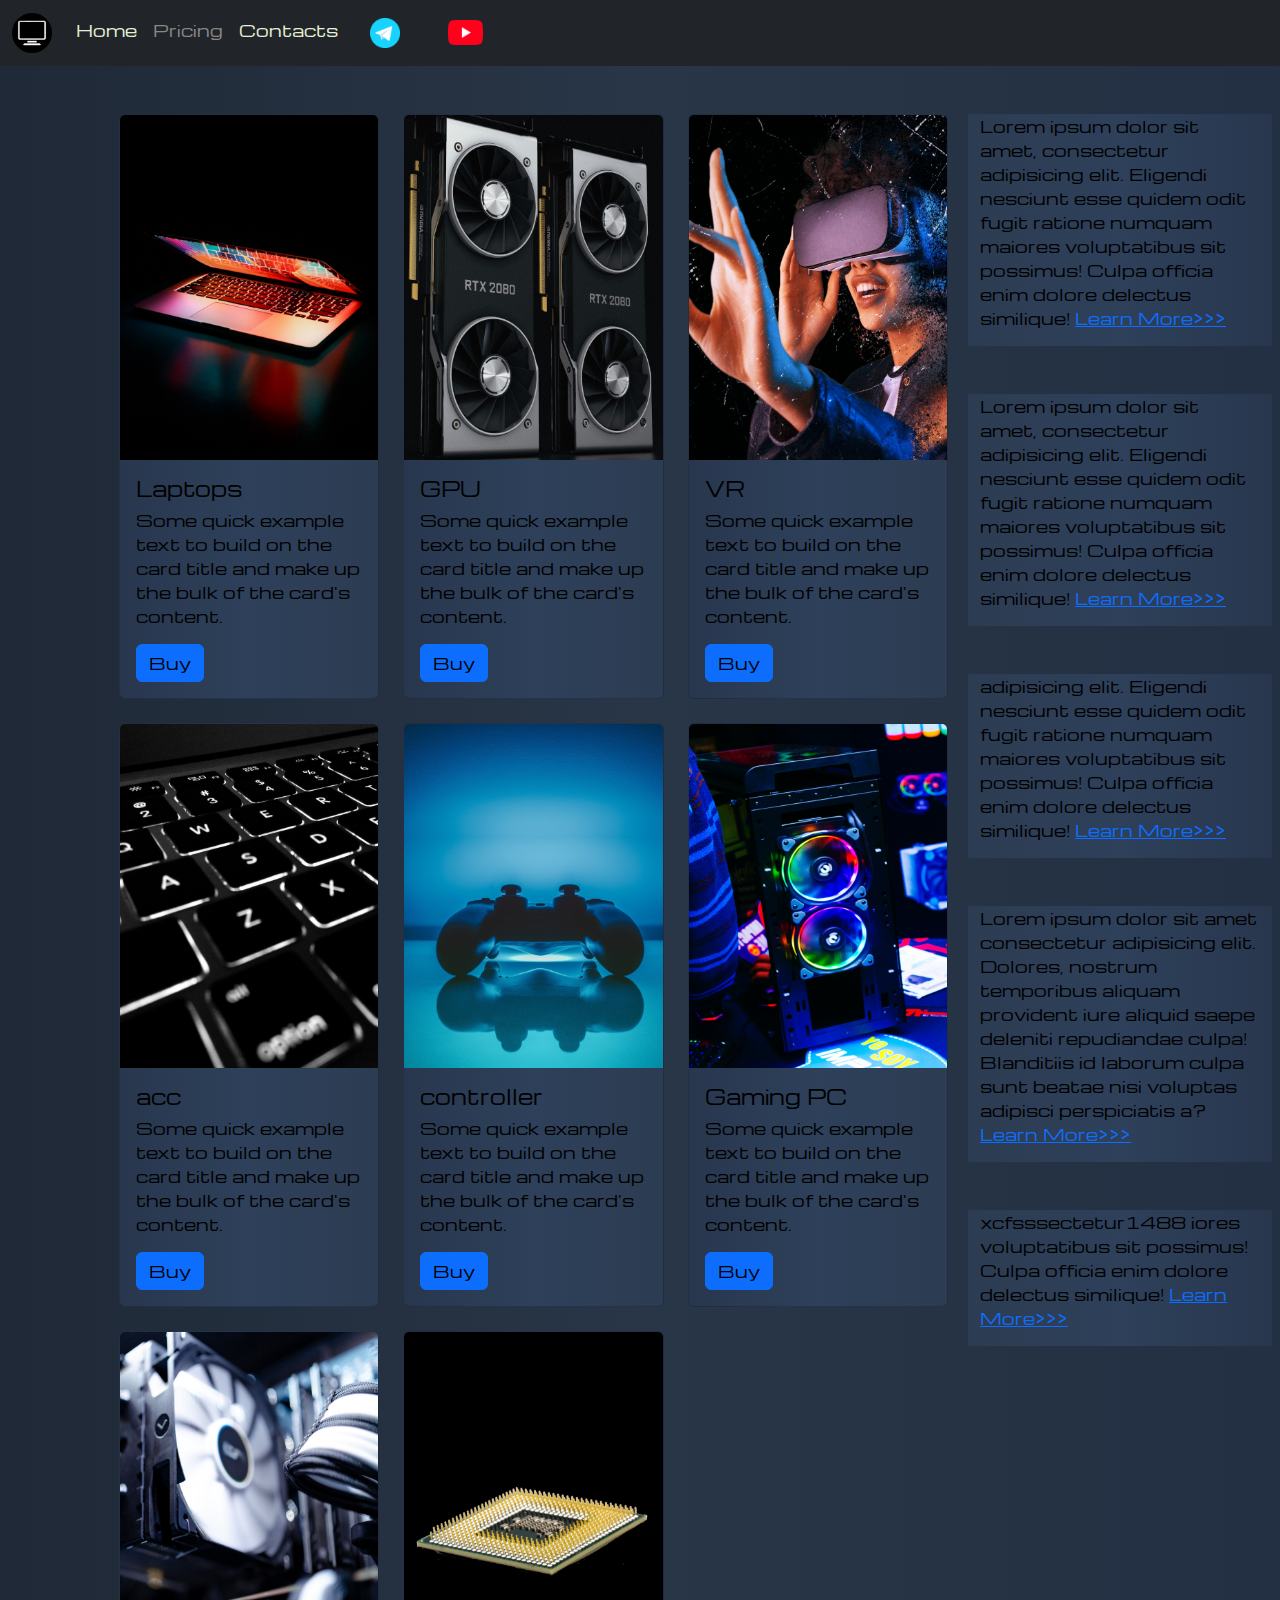
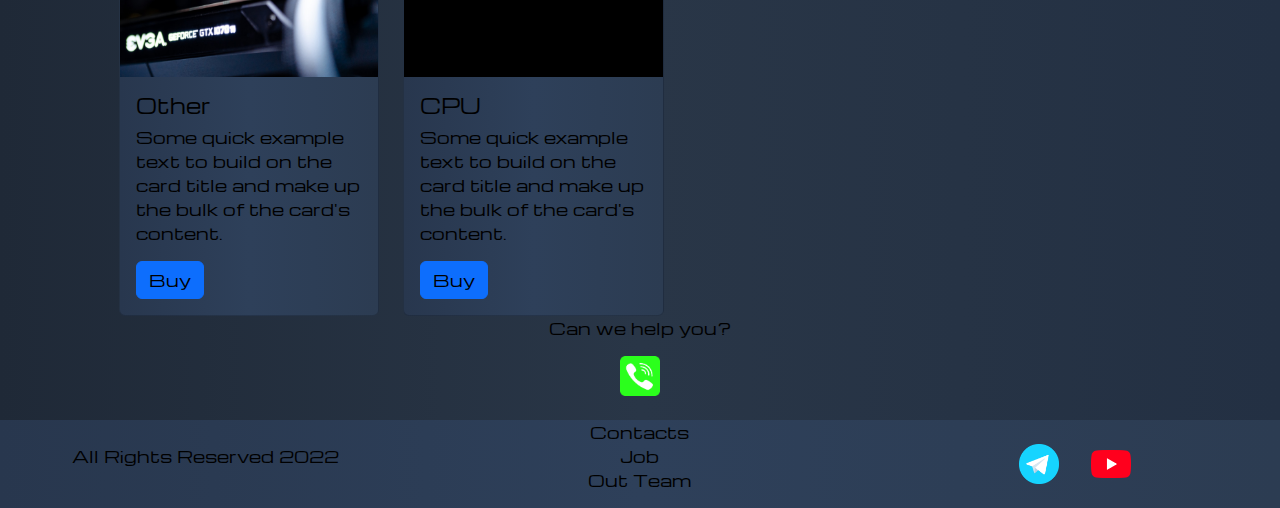
<file: pricing.html>
<!DOCTYPE html>
<html lang="en">

<head>
  <meta charset="UTF-8">
  <meta name="viewport" content="width=device-width, initial-scale=1.0">
  <link href="https://cdn.jsdelivr.net/npm/bootstrap@5.3.3/dist/css/bootstrap.min.css" rel="stylesheet"
    integrity="sha384-QWTKZyjpPEjISv5WaRU9OFeRpok6YctnYmDr5pNlyT2bRjXh0JMhjY6hW+ALEwIH" crossorigin="anonymous">
  <link rel="stylesheet" href="sourse/styles/mycss.css">
  <title>HiT</title>
</head>

<body>
  <header>
    <nav class="navbar navbar-expand-lg bg-dark">
      <div class="container-fluid">
        <a class="navbar-brand" href="/"><img src="sourse/images/diploma.png" alt="..."></a>
        <button class="navbar-toggler" type="button" data-bs-toggle="collapse" data-bs-target="#navbarNav"
          aria-controls="navbarNav" aria-expanded="false" aria-label="Toggle navigation">
          <span class="navbar-toggler-icon"></span>
        </button>
        <div class="collapse navbar-collapse" id="navbarNav">
          <ul class="navbar-nav">
            <li class="nav-item">
              <a class="nav-link" aria-current="page" href="/">Home</a>
            </li>
            <li class="nav-item">
              <a class="nav-link active" href="pricing.html">Pricing</a>
            </li>
            <li class="nav-item">
              <a class="nav-link" href="pricing.html">Contacts</a>
            </li>
            <li class="nav-item">
              <a class="nav-link" href="pricing.html">
                <img style="width: 30px; margin-inline: 1em;" src="sourse/images/tg.png" alt="...">
              </a>
            </li>
            <li class="nav-item">
              <a class="nav-link" href="pricing.html">
                <img style="width: 35px; margin-inline: 1em;" src="sourse/images/yt.png" alt="...">
              </a>
            </li>
          </ul>
        </div>
      </div>
    </nav>
  </header>
  <section>
    <div class="container-fluid mt-4">
      <div class="row">
        <div class="col-lg-1">
        </div>
        <div class="col-lg-8 col-md-12">
          <div class="row">
            <div class="col-lg-4 col-md-6 mt-4">
              <div class="card">
                <a href="#"><img src="sourse/images/laptop.png" class="card-img-top" alt="LapTop"></a>
                <div class="card-body">
                  <h5 class="card-title"><a href="#">Laptops</a></h5>
                  <p class="card-text"><a href="#">
                      Some quick example text to build on the card title and make up the bulk of the
                      card's
                      content.</p>
                  </a>
                  <a href="#" class="btn btn-primary">Buy</a>
                </div>
              </div>
            </div>
            <div class="col-lg-4 col-md-6 mt-4">
              <div class="card">
                <img src="sourse/images/gpu.png" class="card-img-top" alt="видеокарта крутая клянусь">
                <div class="card-body">
                  <h5 class="card-title">GPU</h5>
                  <p class="card-text">Some quick example text to build on the card title and make up the bulk of the
                    card's
                    content.</p>
                  <a href="#" class="btn btn-primary">Buy</a>
                </div>
              </div>
            </div>
            <div class="col-lg-4 col-md-6 mt-4">
              <div class="card">
                <img src="sourse/images/vr.png" class="card-img-top" alt="VR">
                <div class="card-body">
                  <h5 class="card-title">VR</h5>
                  <p class="card-text">Some quick example text to build on the card title and make up the bulk of the
                    card's
                    content.</p>
                  <a href="#" class="btn btn-primary">Buy</a>
                </div>
              </div>
            </div>
            <div class="col-lg-4 col-md-6 mt-4">
              <div class="card">
                <img src="sourse/images/acc.png" class="card-img-top" alt="VR">
                <div class="card-body">
                  <h5 class="card-title">acc</h5>
                  <p class="card-text">Some quick example text to build on the card title and make up the bulk of the
                    card's
                    content.</p>
                  <a href="#" class="btn btn-primary">Buy</a>
                </div>
              </div>
            </div>
            <div class="col-lg-4 col-md-6 mt-4">
              <div class="card">
                <img src="sourse/images/controller.png" class="card-img-top" alt="VR">
                <div class="card-body">
                  <h5 class="card-title">controller</h5>
                  <p class="card-text">Some quick example text to build on the card title and make up the bulk of the
                    card's
                    content.</p>
                  <a href="#" class="btn btn-primary">Buy</a>
                </div>
              </div>
            </div>
            <div class="col-lg-4 col-md-6 mt-4">
              <div class="card">
                <img src="sourse/images/gaming pc.png" class="card-img-top" alt="VR">
                <div class="card-body">
                  <h5 class="card-title">Gaming PC</h5>
                  <p class="card-text">Some quick example text to build on the card title and make up the bulk of the
                    card's
                    content.</p>
                  <a href="#" class="btn btn-primary">Buy</a>
                </div>
              </div>
            </div>
            <div class="col-lg-4 col-md-6 mt-4">
              <div class="card">
                <img src="sourse/images/other.png" class="card-img-top" alt="VR">
                <div class="card-body">
                  <h5 class="card-title">Other</h5>
                  <p class="card-text">Some quick example text to build on the card title and make up the bulk of the
                    card's
                    content.</p>
                  <a href="#" class="btn btn-primary">Buy</a>
                </div>
              </div>
            </div>
            <div class="col-lg-4 col-md-6 mt-4">
              <div class="card">
                <img src="sourse/images/cpu.png" class="card-img-top" alt="VR">
                <div class="card-body">
                  <h5 class="card-title">CPU</h5>
                  <p class="card-text">Some quick example text to build on the card title and make up the bulk of the
                    card's
                    content.</p>
                  <a href="#" class="btn btn-primary">Buy</a>
                </div>
              </div>
            </div>
          </div>
        </div>

        <div class="col-lg-3 col-md-12">
          <div class="row px-2">
            <div class="col-lg-12 sidebar my-4">
              <p>Lorem ipsum dolor sit amet, consectetur adipisicing elit. Eligendi nesciunt esse quidem odit fugit
                ratione numquam maiores voluptatibus sit possimus! Culpa officia enim dolore delectus similique! <a
                  href="#">Learn More>>></a></p>
            </div>
            <div class="col-lg-12 sidebar my-4">
              <p>Lorem ipsum dolor sit amet, consectetur adipisicing elit. Eligendi nesciunt esse quidem odit fugit
                ratione numquam maiores voluptatibus sit possimus! Culpa officia enim dolore delectus similique! <a
                  href="#">Learn More>>></a></p>
            </div>
            <div class="col-lg-12 sidebar my-4">
              <p> adipisicing elit. Eligendi nesciunt esse quidem odit fugit ratione numquam maiores voluptatibus sit
                possimus! Culpa officia enim dolore delectus similique! <a href="#">Learn More>>></a></p>
            </div>
            <div class="col-lg-12 sidebar my-4">
              <p>Lorem ipsum dolor sit amet consectetur adipisicing elit. Dolores, nostrum temporibus aliquam provident
                iure aliquid saepe deleniti repudiandae culpa! Blanditiis id laborum culpa sunt beatae nisi voluptas
                adipisci perspiciatis a?<a href="#">Learn More>>></a></p>
            </div>
            <div class="col-lg-12 sidebar my-4">
              <p>xcfsssectetur1488 iores voluptatibus sit possimus! Culpa officia enim dolore delectus similique! <a
                  href="#">Learn More>>></a></p>
            </div>
          </div>


        </div>
      </div>
      <div class="col-lg-12 col-md-12 text-center">
        <p>Can we help you?</p>
      </div>
      <div class="col-lg-12 col-md-12 text-center help">
        <img class="call-anim" style="width: 40px;" src="sourse/images/phone.png" alt="...">
      </div>

  </section>
  <footer class="mt-4">
    <div class="conteiner-fluid">
      <div class="row">
        <div class="col-lg-4 col-md-12 footer-text text-center">
          <p>All Rights Reserved 2022</p>
        </div>
        <div class="col-lg-4 col-md-12 footer-text text-center">
          <p>Contacts <br>Job<br>Out Team</p>
        </div>
        <div class="col-lg-4 col-md-12 media-links">
          <img style="width: 40px; margin-inline: 1em;" src="sourse/images/tg.png" alt="...">
          <img style="width: 40px; margin-inline: 1em;" src="sourse/images/yt.png" alt="...">
        </div>
      </div>
    </div>
  </footer>



  <script src="https://cdn.jsdelivr.net/npm/bootstrap@5.3.3/dist/js/bootstrap.bundle.min.js"
    integrity="sha384-YvpcrYf0tY3lHB60NNkmXc5s9fDVZLESaAA55NDzOxhy9GkcIdslK1eN7N6jIeHz"
    crossorigin="anonymous"></script>
</body>

</html>
</file>
<file: sourse/styles/mycss.css>
@import url('https://fonts.googleapis.com/css?family=Michroma&display=swap');

body {
    font-family: Michroma, serif;
    background: linear-gradient(90deg, #1f2937, #293647, #233043);
}

p {
    color: black;
}

.nav-link {
    color: rgb(231, 241, 216);
}

.navbar-nav .nav-link.active {
    color: rgb(137, 137, 137);
}

.navbar-brand img {
    width: 40px;
}

.navbar-toggler {
    background-color: rgb(156, 156, 143);
}

.sidebar {
    color: rgb(0, 0, 0);
    background: linear-gradient(90deg, #2c3c52, #2e405a, #28374e);
}

.card {
    background: linear-gradient(270deg, #2c3c52, #2e405a, #28374e); 
    color: black;
}

.card a {
    text-decoration: none;
    color: black;
}

.slide-text,
.footer-text {
    color: black;
    margin: auto auto;
}

footer, 
.btn-outline-primary {
  
    background: linear-gradient(270deg, #2c3c52, #2e405a, #28374e);
}

.media-links{
    display: flex;
    justify-content: center;
    align-items: center;
}

.call-anim {
    animation: call 2s ease 0s infinite normal forwards;
}

@keyframes call {
	0%,
	100% {
		transform: translateX(0%);
		transform-origin: 50% 50%;
	}

	15% {
		transform: translateX(-30px) rotate(6deg);
	}

	30% {
		transform: translateX(15px) rotate(-6deg);
	}

	45% {
		transform: translateX(-15px) rotate(3.6deg);
	}

	60% {
		transform: translateX(9px) rotate(-2.4deg);
	}

	75% {
		transform: translateX(-6px) rotate(1.2deg);
	}
}

@media (max-width: 755px) {
    .carousel-indicators {
        display: none;
    }      
}

/* .help {
    background: linear-gradient(270deg, #2c3c52, #2e405a, #28374e);
} */
</file>
